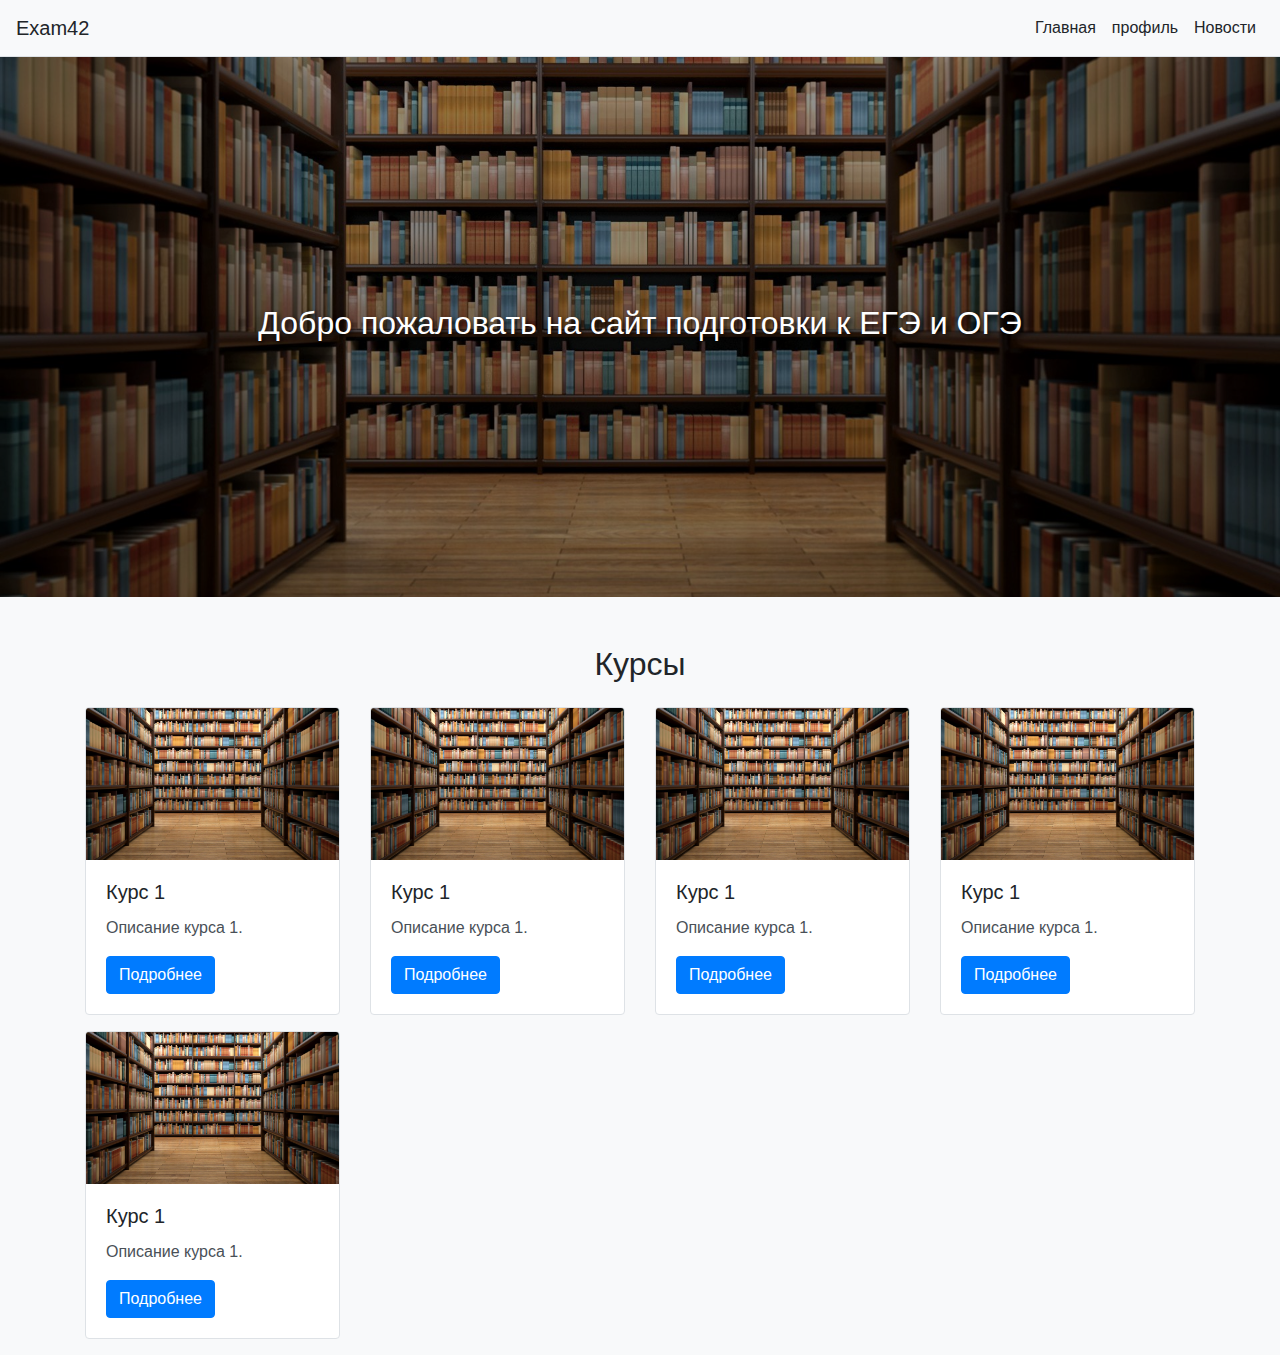
<file: vi/index.html>
<!DOCTYPE html>
<html lang="ru">
<head>
  <meta charset="UTF-8">
  <meta name="viewport" content="width=device-width, initial-scale=1.0">
  <title>Подготовка к ЕГЭ и ОГЭ</title>
  <link href="https://maxcdn.bootstrapcdn.com/bootstrap/4.5.2/css/bootstrap.min.css" rel="stylesheet">
  <style>
    body {
      background-color: #f8f9fa; /* Светлый фон */
      color: #212529; /* Темный текст */
    }
    .navbar {
      background-color: #ffffff; /* Белый цвет для навигации */
      border-bottom: 1px solid #dee2e6; /* Тонкая линия снизу */
    }
    .navbar-brand, .nav-link {
      color: #212529 !important; /* Цвет текста навигации */
    }
    .banner {
      background-image: url('img/asd.jpg'); /* Замените на URL вашей картинки */
      background-size: cover;
      background-position: center;
      height: 60vh;
      display: flex;
      justify-content: center;
      align-items: center;
      text-align: center;
      position: relative;
      color: #ffffff; /* Белый текст */
    }
    .banner::before {
      content: '';
      position: absolute;
      top: 0;
      left: 0;
      width: 100%;
      height: 100%;
      background-color: rgba(0, 0, 0, 0.428); /* Прозрачный темный фон */
    }
    .banner h1 {
      font-size: 2rem;
      text-shadow: 2px 2px 4px rgba(0,0,0,0.7);
      position: relative;
      z-index: 1;
    }
    .card {
      background-color: #ffffff; /* Белый цвет карточек */
      border: 1px solid #dee2e6; /* Легкая граница */
    }
    .card-title {
      color: #212529; /* Цвет заголовков карточек */
    }
    .card-text {
      color: #495057; /* Цвет текста карточек */
    }
    .btn-primary {
      background-color: #007bff;
      border-color: #007bff;
    }
    .btn-primary:hover {
      background-color: #0056b3;
      border-color: #0056b3;
    }
    h2 {
      color: #212529; /* Цвет заголовков */
    }
    .opacity{
        background-color: rgb(0, 0, 0); /* Прозрачный темный фон */

    }
  </style>
</head>
<body>

  <!-- Хедер -->
  <nav class="navbar navbar-expand-lg navbar-light bg-light">
    <a class="navbar-brand" href="#">Exam42</a>
    <button class="navbar-toggler" type="button" data-toggle="collapse" data-target="#navbarNav" aria-controls="navbarNav" aria-expanded="false" aria-label="Toggle navigation">
      <span class="navbar-toggler-icon"></span>
    </button>
    <div class="collapse navbar-collapse" id="navbarNav">
      <ul class="navbar-nav ml-auto">
        <li class="nav-item active">
          <a class="nav-link" href="index.html">Главная</a>
        </li>
        <li class="nav-item">
          <a class="nav-link" href="profile.html">профиль</a>
        </li>
        <li class="nav-item">
          <a class="nav-link" href="news.html">Новости</a>
        </li>
      </ul>
    </div>
  </nav>

  <!-- Баннер -->
  <div class="banner">
    <h1>Добро пожаловать на сайт подготовки к ЕГЭ и ОГЭ</h1>
  </div>

  <!-- Блок с карточками по курсу -->
  <div class="container mt-5">
    <h2 class="text-center mb-4">Курсы</h2>
    <div class="row">
      <div class="col-md-3">
        <div class="card mb-3">
          <img src="img/asd.jpg" class="card-img-top opacity" alt="Курс 1">
          <div class="card-body">
            <h5 class="card-title">Курс 1</h5>
            <p class="card-text">Описание курса 1.</p>
            <a href="bilet.html" class="btn btn-primary">Подробнее</a>
          </div>
        </div>
      </div>
      <div class="col-md-3">
        <div class="card mb-3">
          <img src="img/asd.jpg" class="card-img-top opacity" alt="Курс 1">
          <div class="card-body">
            <h5 class="card-title">Курс 1</h5>
            <p class="card-text">Описание курса 1.</p>
            <a href="bilet.html" class="btn btn-primary">Подробнее</a>
          </div>
        </div>
      </div>      <div class="col-md-3">
        <div class="card mb-3">
          <img src="img/asd.jpg" class="card-img-top opacity" alt="Курс 1">
          <div class="card-body">
            <h5 class="card-title">Курс 1</h5>
            <p class="card-text">Описание курса 1.</p>
            <a href="bilet.html" class="btn btn-primary">Подробнее</a>
          </div>
        </div>
      </div>      <div class="col-md-3">
        <div class="card mb-3">
          <img src="img/asd.jpg" class="card-img-top opacity" alt="Курс 1">
          <div class="card-body">
            <h5 class="card-title">Курс 1</h5>
            <p class="card-text">Описание курса 1.</p>
            <a href="bilet.html" class="btn btn-primary">Подробнее</a>
          </div>
        </div>
      </div>      <div class="col-md-3">
        <div class="card mb-3">
          <img src="img/asd.jpg" class="card-img-top opacity" alt="Курс 1">
          <div class="card-body">
            <h5 class="card-title">Курс 1</h5>
            <p class="card-text">Описание курса 1.</p>
            <a href="bilet.html" class="btn btn-primary">Подробнее</a>
          </div>
        </div>
      </div>
      </div>
  </div>
  <script src="https://ajax.googleapis.com/ajax/libs/jquery/3.5.1/jquery.min.js"></script>
  <script src="https://maxcdn.bootstrapcdn.com/bootstrap/4.5.2/js/bootstrap.min.js"></script>
</body>
</html>
</file>
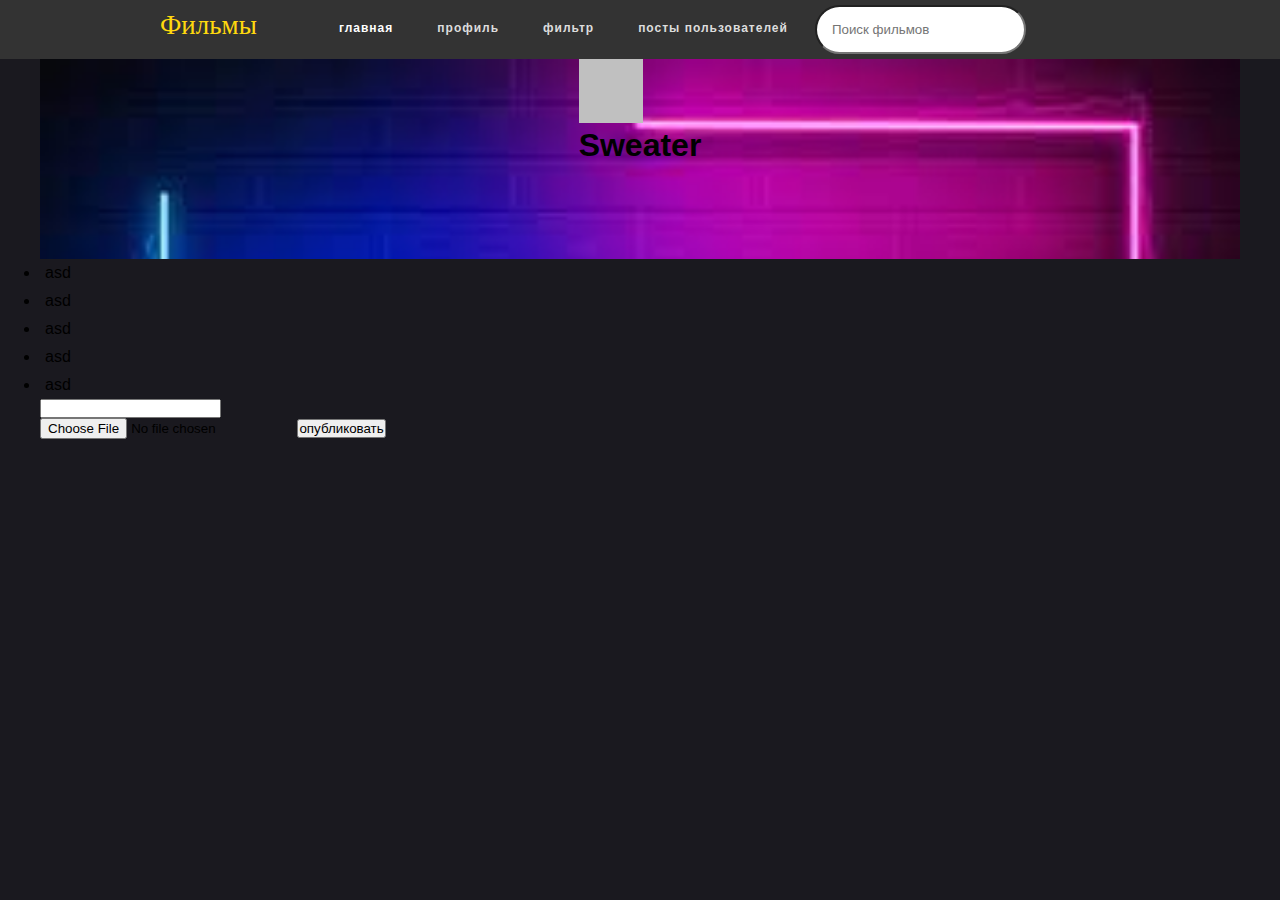
<file: profil.html>
<!DOCTYPE html>
<html lang="ru">

<head>
    <meta charset="UTF-8" />
    <meta name="viewport" content="width=device-width, initial-scale=1.0" />
    <link rel="stylesheet" href="css/style.css" />
    <link rel="stylesheet" href="css/profil.css" />
    <link rel="preconnect" href="https://fonts.googleapis.com">
    <link rel="preconnect" href="https://fonts.gstatic.com" crossorigin>
    <link href="https://fonts.googleapis.com/css2?family=Roboto+Condensed:wght@300&display=swap" rel="stylesheet">

    <title>фильмы</title>
</head>

<body>


    <header>
        <nav id='cssmenu'>
            <div class="logo"><a href="index.html">Фильмы</a></div>
            <div id="head-mobile"></div>
            <div class="button"></div>
            <ul>
                <li class='active'><a href='#'>главная</a></li>
                <li><a href='#'>профиль</a></li>
                <li><a>фильтр</a>
                    <ul>
                        <li><a>топы</a>
                            <ul>
                                <li><a href="#" id="a__top__popular">топ популярных фильмов </a></li>
                                <li><a href="#" id="a__top__await">топ 7 ожидаеммых фильмов</a></li>
                                <li><a href="#" id="a__top__best">топ лучших фиильмов</a></li>
                            </ul>
                        </li>
                        <li><a>по жанрам</a>
                            <ul>
                                <li><a href='#'>аниме</a></li>
                                <li><a href='#'>фильмы и сериалы</a></li>
                            </ul>
                        </li>
                    </ul>
                </li>
                <li><a href='#'>посты пользователей</a></li>
                <li>
                    <form>
                        <input type="text" class="header__search " placeholder="Поиск фильмов" />
                    </form>
                </li>
            </ul>
        </nav>
    </header>

    <section class="Profil">
        <div class="container">
            <div class="Profil__header">
                <div class="Profil__header__avatar">
                    <form method="post" action="" enctype="multipart/data">
                        <label class="label_ava" id="label_ava" for=pct></label>
                        <input class="input_ava" type=file id=pct>
                    </form>
                    <h1 class="nik">Sweater</h1>
                </div>
            </div>
        </div>
    </section>
    <section class="Profil">
        <div class="container">
            <div class="Profil__post">
                <div class="Profil__header__avatar">
                    <div class="data__pol">
                        <ul class="data__pol__ul">
                            <li>asd</li>
                            <li>asd</li>
                            <li>asd</li>
                            <li>asd</li>
                            <li>asd</li>
                        </ul>
                    </div>
                    <div class="post__polz">
                        <input type="search" id="post__serch">
                        <form action="">
                            <input class="input__post__img" type=file id=pct>
                            <input type="button" value="опубликовать">
                        </form>
                    </div>
                </div>
            </div>
        </div>
    </section>


    <script src="https://yastatic.net/jquery/3.3.1/jquery.min.js"></script>

    <script type="text/javascript" src="js/app.js"></script>
    <script type="text/javascript" src="js/profil.js"></script>

</body>

</html>
</file>
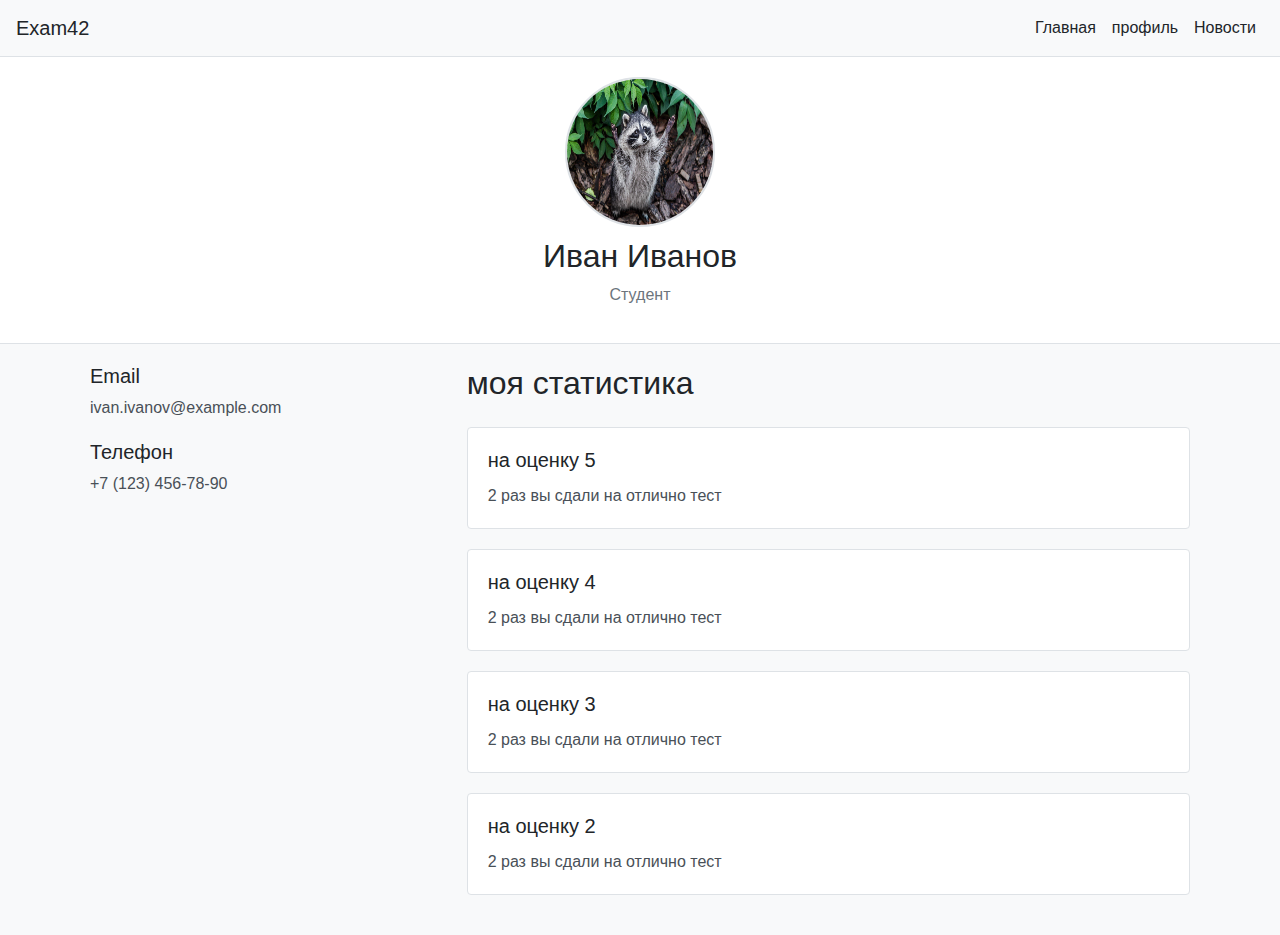
<file: vi/profile.html>
<!DOCTYPE html>
<html lang="ru">
<head>
  <meta charset="UTF-8">
  <meta name="viewport" content="width=device-width, initial-scale=1.0">
  <title>Профиль пользователя</title>
  <link href="https://maxcdn.bootstrapcdn.com/bootstrap/4.5.2/css/bootstrap.min.css" rel="stylesheet">
  <style>
    body {
      background-color: #f8f9fa; /* Светлый фон */
      color: #212529; /* Темный текст */
    }
    .navbar {
      background-color: #ffffff; /* Белый цвет для навигации */
      border-bottom: 1px solid #dee2e6; /* Тонкая линия снизу */
    }
    .navbar-brand, .nav-link {
      color: #212529 !important; /* Цвет текста навигации */
    }
    .profile-header {
      background-color: #ffffff; /* Белый фон для хедера профиля */
      padding: 20px;
      text-align: center;
      border-bottom: 1px solid #dee2e6; /* Тонкая линия снизу */
    }
    .profile-header img {
      width: 150px;
      height: 150px;
      border-radius: 50%;
      border: 2px solid #dee2e6;
    }
    .profile-header h1 {
      margin-top: 10px;
      font-size: 2rem;
      color: #212529;
    }
    .profile-header p {
      color: #6c757d;
    }
    .profile-content {
      padding: 20px;
    }
    .card {
      background-color: #ffffff; /* Белый цвет карточек */
      border: 1px solid #dee2e6; /* Легкая граница */
      margin-bottom: 20px;
    }
    .card-title {
      color: #212529; /* Цвет заголовков карточек */
    }
    .card-text {
      color: #495057; /* Цвет текста карточек */
    }
    .btn-primary {
      background-color: #007bff;
      border-color: #007bff;
    }
    .btn-primary:hover {
      background-color: #0056b3;
      border-color: #0056b3;
    }
    .profile-info {
      margin-bottom: 20px;
    }
    .profile-info h5 {
      color: #212529;
    }
    .profile-info p {
      color: #495057;
    }
  </style>
</head>
<body>

  <!-- Хедер -->
  <nav class="navbar navbar-expand-lg navbar-light bg-light">
    <a class="navbar-brand" href="#">Exam42</a>
    <button class="navbar-toggler" type="button" data-toggle="collapse" data-target="#navbarNav" aria-controls="navbarNav" aria-expanded="false" aria-label="Toggle navigation">
      <span class="navbar-toggler-icon"></span>
    </button>
    <div class="collapse navbar-collapse" id="navbarNav">
      <ul class="navbar-nav ml-auto">
        <li class="nav-item active">
          <a class="nav-link" href="index.html">Главная</a>
        </li>
        <li class="nav-item">
          <a class="nav-link" href="profile.html">профиль</a>
        </li>
        <li class="nav-item">
          <a class="nav-link" href="news.html">Новости</a>
        </li>
      </ul>
    </div>
  </nav>

  <!-- Профиль -->
  <div class="profile-header">
    <img src="img/profile.jpg" alt="Фото профиля">
    <h1>Иван Иванов</h1>
    <p>Студент</p>
  </div>

  <div class="container profile-content">
    <div class="row">
      <div class="col-md-4">
        <div class="profile-info">
          <h5>Email</h5>
          <p>ivan.ivanov@example.com</p>
        </div>
        <div class="profile-info">
          <h5>Телефон</h5>
          <p>+7 (123) 456-78-90</p>
        </div>
      </div>
      <div class="col-md-8">
        <h2 class="mb-4">моя статистика</h2>
        <div class="card">
          <div class="card-body">
            <h5 class="card-title">на оценку 5</h5>
            <p class="card-text">2 раз вы сдали на отлично тест</p>
          </div>
        </div>
        <div class="card">
          <div class="card-body">
            <h5 class="card-title">на оценку 4</h5>
            <p class="card-text">2 раз вы сдали на отлично тест</p>
          </div>
        </div>
        <div class="card">
            <div class="card-body">
              <h5 class="card-title">на оценку 3</h5>
              <p class="card-text">2 раз вы сдали на отлично тест</p>
            </div>
          </div>
          <div class="card">
            <div class="card-body">
              <h5 class="card-title">на оценку 2</h5>
              <p class="card-text">2 раз вы сдали на отлично тест</p>
            </div>
          </div>
      </div>
    </div>
  </div>

  <script src="https://ajax.googleapis.com/ajax/libs/jquery/3.5.1/jquery.min.js"></script>
  <script src="https://maxcdn.bootstrapcdn.com/bootstrap/4.5.2/js/bootstrap.min.js"></script>
</body>
</html>
</file>
<file: css/style.css>
* {
    margin: 0;
    padding: 0;
    text-decoration: none
}



body {
    background-color: #1a191f;
    font-family: "Open Sans", sans-serif;
}

.container {
    max-width: 1200px;
    margin: 0 auto;
    
}
/**********Header*****/
.header__search{
    border-radius: 50px;
    padding: 15px;

}


header {
    position: sticky;
    top: 0%;
    width: 100%;
    z-index: 100;
    background: #333;

}

.logo {
    position: relative;
    z-index: 123;
    padding: 10px;
    font: 27px verdana;
    color: #ffd80e;
    float: left;
    width: 15%
}

.logo a {
    color: #ffd80e;
}

nav {
    position: relative;
    width: 980px;
    margin: 0 auto;
}

#cssmenu,
#cssmenu ul,
#cssmenu ul li,
#cssmenu ul li a,
top__popular,
#cssmenu #head-mobile {
    border: 0;
    list-style: none;
    line-height: 1;
    display: block;
    position: relative;
    -webkit-box-sizing: border-box;
    -moz-box-sizing: border-box;
    box-sizing: border-box
}

#cssmenu:after,
#cssmenu>ul:after {
    content: ".";
    display: block;
    clear: both;
    visibility: hidden;
    line-height: 0;
    height: 0
}

#cssmenu #head-mobile {
    display: none
}

#cssmenu {
    font-family: sans-serif;
    background: #333
}

#cssmenu>ul>li {
    float: left
}

#cssmenu>ul>li>a {
    padding: 17px;
    font-size: 12px;
    letter-spacing: 1px;
    text-decoration: none;
    color: #ddd;
    font-weight: 700;
}

#cssmenu>ul>li:hover>a,
#cssmenu ul li.active a {
    color: #fff
}

#cssmenu>ul>li:hover,
#cssmenu ul li.active:hover,
#cssmenu ul li.active,
#cssmenu ul li.has-sub.active:hover {
    -webkit-transition: background .3s ease;
    -ms-transition: background .3s ease;
    transition: background .3s ease;
}

#cssmenu>ul>li.has-sub>a {
    padding-right: 30px
}

#cssmenu>ul>li.has-sub>a:after {
    position: absolute;
    top: 22px;
    right: 11px;
    width: 8px;
    height: 2px;
    display: block;
    background: #ddd;
    content: ''
}

#cssmenu>ul>li.has-sub>a:before {
    position: absolute;
    top: 19px;
    right: 14px;
    display: block;
    width: 2px;
    height: 8px;
    background: #ddd;
    content: '';
    -webkit-transition: all .25s ease;
    -ms-transition: all .25s ease;
    transition: all .25s ease
}

#cssmenu>ul>li.has-sub:hover>a:before {
    top: 23px;
    height: 0
}

#cssmenu ul ul {
    position: absolute;
    left: -9999px
}

#cssmenu ul ul li {
    height: 0;
    -webkit-transition: all .25s ease;
    -ms-transition: all .25s ease;
    background: #333;
    transition: all .25s ease
}

#cssmenu ul ul li:hover {
    background-color: gold;
}

#cssmenu li:hover>ul {
    left: auto
}

#cssmenu li:hover>ul>li {
    height: 35px
}

#cssmenu ul ul ul {
    margin-left: 97%;
    top: 0
}

#cssmenu ul ul li a {
    border-bottom: 1px solid rgba(150, 150, 150, 0.15);
    padding: 11px 15px;
    width: 200px;
    font-size: 12px;
    text-decoration: none;
    color: #ddd;
    font-weight: 400;
}

#cssmenu ul ul li:last-child>a,
#cssmenu ul ul li.last-item>a {
    border-bottom: 0
}

#cssmenu ul ul li:hover>a,
#cssmenu ul ul li a:hover {
    color: #fff
}

#cssmenu ul ul li.has-sub>a:after {
    position: absolute;
    top: 16px;
    right: 11px;
    width: 8px;
    height: 2px;
    display: block;
    background: #ddd;
    content: ''
}

#cssmenu ul ul li.has-sub>a:before {
    position: absolute;
    top: 13px;
    right: 14px;
    display: block;
    width: 2px;
    height: 8px;
    background: #ddd;
    content: '';
    -webkit-transition: all .25s ease;
    -ms-transition: all .25s ease;
    transition: all .25s ease
}

#cssmenu ul ul>li.has-sub:hover>a:before {
    top: 17px;
    height: 0
}

#cssmenu ul ul li.has-sub:hover,
#cssmenu ul li.has-sub ul li.has-sub ul li:hover {
    background: #363636;
}

#cssmenu ul ul ul li.active a {
    border-left: 1px solid #333
}

#cssmenu>ul>li.has-sub>ul>li.active>a,
#cssmenu>ul ul>li.has-sub>ul>li.active>a {
    border-top: 1px solid #333
}

@media screen and (max-width:1000px) {
    .logo {
        position: absolute;
        top: 0;
        left: 0;
        width: 100%;
        height: 46px;
        text-align: center;
        padding: 10px 0 0 0;
        float: none
    }

    .logo2 {
        display: none
    }

    nav {
        width: 100%;
    }

    #cssmenu {
        width: 100%
    }

    #cssmenu ul {
        width: 100%;
        display: none
    }

    #cssmenu ul li {
        width: 100%;
        border-top: 1px solid #444
    }

    #cssmenu ul li:hover {
        background: #363636;
    }

    #cssmenu ul ul li,
    #cssmenu li:hover>ul>li {
        height: auto
    }

    #cssmenu ul li a,
    #cssmenu ul ul li a {
        width: 100%;
        border-bottom: 0
    }

    #cssmenu>ul>li {
        float: none
    }

    #cssmenu ul ul li a {
        padding-left: 25px
    }

    #cssmenu ul ul li {
        background: #333 !important;
    }

    #cssmenu ul ul li:hover {
        background: #363636 !important
    }

    #cssmenu ul ul ul li a {
        padding-left: 35px
    }

    #cssmenu ul ul li a {
        color: #ddd;
        background: none
    }

    #cssmenu ul ul li:hover>a,
    #cssmenu ul ul li.active>a {
        color: #fff
    }

    #cssmenu ul ul,
    #cssmenu ul ul ul {
        position: relative;
        left: 0;
        width: 100%;
        margin: 0;
        text-align: left
    }

    #cssmenu>ul>li.has-sub>a:after,
    #cssmenu>ul>li.has-sub>a:before,
    #cssmenu ul ul>li.has-sub>a:after,
    #cssmenu ul ul>li.has-sub>a:before {
        display: none
    }

    #cssmenu #head-mobile {
        display: block;
        padding: 23px;
        color: #ddd;
        font-size: 12px;
        font-weight: 700
    }

    .button {
        width: 55px;
        height: 46px;
        position: absolute;
        right: 0;
        top: 0;
        cursor: pointer;
        z-index: 12399994;
    }

    .button:after {
        position: absolute;
        top: 22px;
        right: 20px;
        display: block;
        height: 4px;
        width: 20px;
        border-top: 2px solid #dddddd;
        border-bottom: 2px solid #dddddd;
        content: ''
    }

    .button:before {
        -webkit-transition: all .3s ease;
        -ms-transition: all .3s ease;
        transition: all .3s ease;
        position: absolute;
        top: 16px;
        right: 20px;
        display: block;
        height: 2px;
        width: 20px;
        background: #ddd;
        content: ''
    }

    .button.menu-opened:after {
        -webkit-transition: all .3s ease;
        -ms-transition: all .3s ease;
        transition: all .3s ease;
        top: 23px;
        border: 0;
        height: 2px;
        width: 19px;
        background: #fff;
        -webkit-transform: rotate(45deg);
        -moz-transform: rotate(45deg);
        -ms-transform: rotate(45deg);
        -o-transform: rotate(45deg);
        transform: rotate(45deg)
    }

    .button.menu-opened:before {
        top: 23px;
        background: #fff;
        width: 19px;
        -webkit-transform: rotate(-45deg);
        -moz-transform: rotate(-45deg);
        -ms-transform: rotate(-45deg);
        -o-transform: rotate(-45deg);
        transform: rotate(-45deg)
    }

    #cssmenu .submenu-button {
        position: absolute;
        z-index: 99;
        right: 0;
        top: 0;
        display: block;
        border-left: 1px solid #444;
        height: 46px;
        width: 46px;
        cursor: pointer
    }

    #cssmenu .submenu-button.submenu-opened {
        background: #262626
    }

    #cssmenu ul ul .submenu-button {
        height: 34px;
        width: 34px
    }

    #cssmenu .submenu-button:after {
        position: absolute;
        top: 22px;
        right: 19px;
        width: 8px;
        height: 2px;
        display: block;
        background: #ddd;
        content: ''
    }

    #cssmenu ul ul .submenu-button:after {
        top: 15px;
        right: 13px
    }

    #cssmenu .submenu-button.submenu-opened:after {
        background: #fff
    }

    #cssmenu .submenu-button:before {
        position: absolute;
        top: 19px;
        right: 22px;
        display: block;
        width: 2px;
        height: 8px;
        background: #ddd;
        content: ''
    }

    #cssmenu ul ul .submenu-button:before {
        top: 12px;
        right: 16px
    }

    #cssmenu .submenu-button.submenu-opened:before {
        display: none
    }

    #cssmenu ul ul ul li.active a {
        border-left: none
    }

    #cssmenu>ul>li.has-sub>ul>li.active>a,
    #cssmenu>ul ul>li.has-sub>ul>li.active>a {
        border-top: none
    }
}
/**********Header*****/
.movies {
    display: flex;
    flex-wrap: wrap;
    justify-content: space-around;
    
}

.movie {
    width: 240px;
    margin: 10px;
    position: relative;
}

.movie__cover-inner {
    position: relative;
    height: 360px;

}

.movie__cover {
    max-width: 100%;
    height: 100%;
}

.movie__cover--darkened {
    background-color: #000000;
    opacity: 0.1;
    position: absolute;
    top: 0;
    left: 0;
    right: 0;
    max-width: 100%;
    height: 100%;
    z-index: 1;
}

.movie__cover--darkened:hover {
    background-color: grey;
    cursor: pointer;
}

.movie__info {
    padding: 10px 0px;
}

.movie__title {
    font-size: 16px;
    color: #ffffff;
}

.movie__category {
    font-size: 14px;
    color: #ffd80e;
}

.movie__average {
    position: absolute;
    top: 10px;
    left: 10px;
    right: 0;
    border-radius: 50%;
    width: 36px;
    height: 36px;
    display: flex;
    justify-content: center;
    align-items: center;
    background-color: #1a191f;
    color: #ffffff;
    font-size: 14px;
}

.movie__average--green {
    border: 1px solid green;
}

.movie__average--orange {
    border: 1px solid orange;
}

.movie__average--red {
    border: 1px solid red;
}
.modal {
    display: none;
    position: fixed;
    z-index: 100;
    left: 0;
    top: 0;
    width: 100%;
    height: 100%;
    overflow: auto;
    background-color: rgba(0, 0, 0, 0.9);
    transition: width 2s;
}

.modal--show {
    display: flex;
    justify-content: center;
}

.modal__card {
    max-width: 800px;
    max-height: 100%;
    padding: 16px;

    color: #ffffff;
    display: flex;
    flex-direction: column;
}

.modal__movie-backdrop {
    width: 50%;
    margin: 0 auto;
}

.modal__movie-info {
    margin-left: 20px;
}

.modal__button-close {
    padding: 5px;
    margin: 10px;
    align-self: center;
    background: rgba(28, 28, 28, 0.7);
    color: wheat;
}

.modal__movie-site {
    color: #ffd80e;
}

ul li {
    padding: 5px;
}

.stop-scrolling {
    height: 100%;
    overflow: hidden;
}
.paginations {
    display: flex;
    justify-content: center;
    flex-wrap: wrap;
    justify-content: space-around;
}
.pagination_button {
    color: white;
    background-color: rgba(0, 0, 0, 0.4);
    text-align: center;
    padding: 15px 15px;
    margin-left: 5px;
    border-radius: 50%;
}
.pagination_button:active {
    color: green;
    transition: color 0s;
}

.pagination_button:hover {
    background: url(button.png) no-repeat bottom;
}
</file>
<file: css/profil.css>
.Profil__header{
    max-width: 1200px;
    height: 200px;
    background-image:url("../img/fon.jpg");
    background-size:cover;
    display: flex;
    flex-wrap: wrap;
    justify-content: center;
}
.Profil__header__avatar{

}
.label_ava {
    display: inline-block;
    width: 4em;
    height: 4em;
    background: silver;
    background-size: contain;
    background-repeat: no-repeat;
    background-position: center;
}

.input_ava {
    display: none;
}
</file>
